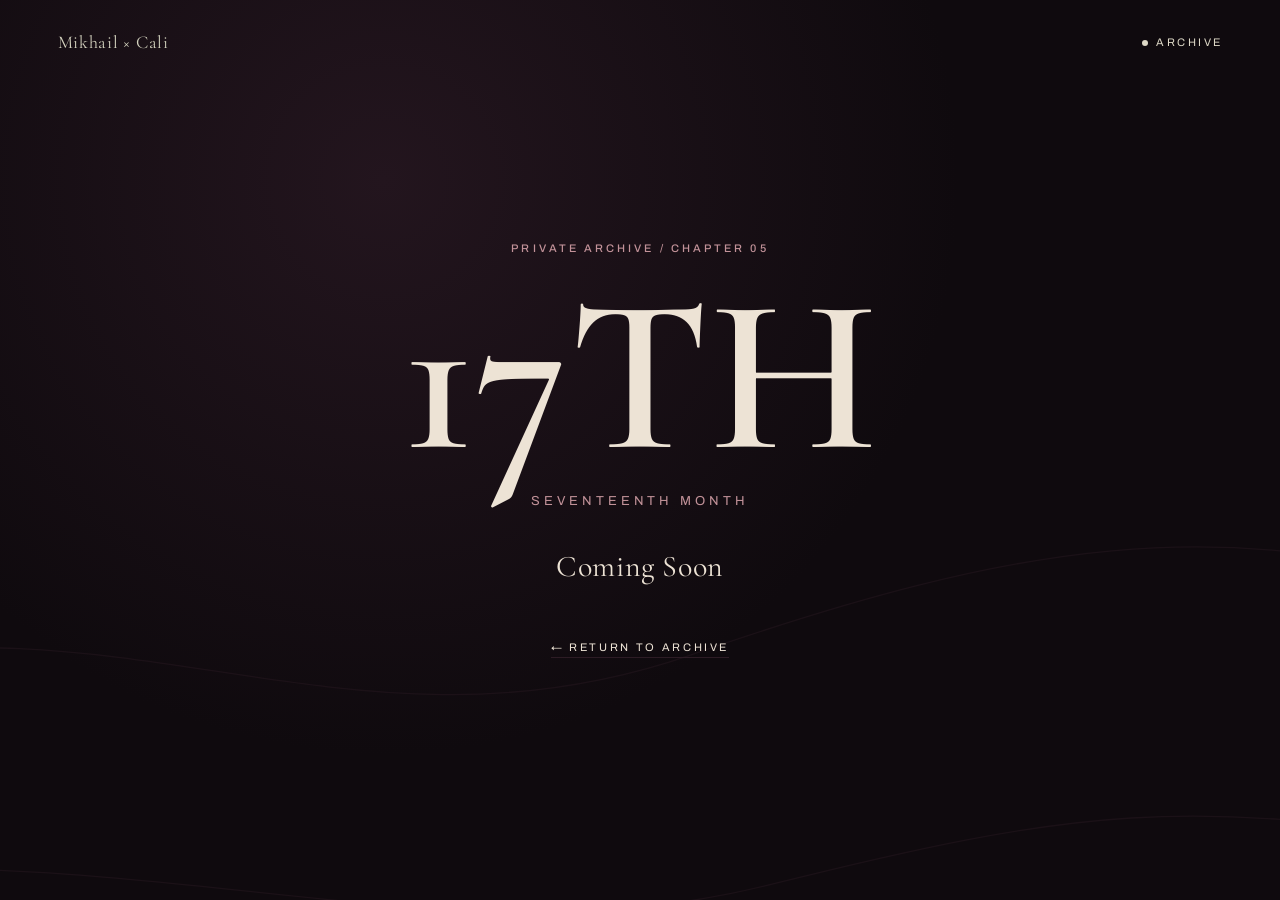
<file: monthsaries/17th/index.html>
<!DOCTYPE html>
<html lang="en">
<head>
  <meta charset="UTF-8">
  <meta name="viewport" content="width=device-width, initial-scale=1">
  <title>17TH — SEVENTEENTH Monthsary | Mikhail × Cali</title>
  <meta name="description" content="Mikhail × Cali — SEVENTEENTH monthsary chapter. Coming soon.">
  <meta name="robots" content="noindex, nofollow">
  <link rel="icon" type="image/svg+xml" href="../../assets/icons/favicon.svg">

  <link rel="preconnect" href="https://fonts.googleapis.com">
  <link rel="preconnect" href="https://fonts.gstatic.com" crossorigin>
  <link rel="preload" as="style" href="https://fonts.googleapis.com/css2?family=Cormorant+Garamond:ital,wght@0,500;0,600;1,500&family=Archivo:wght@400;500;600&display=swap">
  <link rel="stylesheet" href="https://fonts.googleapis.com/css2?family=Cormorant+Garamond:ital,wght@0,500;0,600;1,500&family=Archivo:wght@400;500;600&display=swap">

  <link rel="stylesheet" href="../../style.css">
</head>
<body>
  <header class="site-nav" data-nav>
    <span class="site-nav__mark">Mikhail × Cali</span>
    <div class="site-nav__right">
      <a class="site-nav__link" href="../../index.html#archive">
        <span class="site-nav__dot" aria-hidden="true"></span>&nbsp; Archive
      </a>
    </div>
  </header>

  <main>
    <section class="stub">
      <svg class="stub__contour" viewBox="0 0 1200 900" preserveAspectRatio="xMidYMid slice" aria-hidden="true" focusable="false">
        <path d="M -50 620 C 200 560, 380 700, 640 610 S 1050 500, 1260 560" />
        <path d="M -50 780 C 240 760, 460 850, 700 790 S 1030 720, 1260 760" />
      </svg>

      <span class="eyebrow stub__eyebrow">Private Archive / Chapter 05</span>
      <h1 class="stub__number">17TH</h1>
      <p class="stub__title">SEVENTEENTH Month</p>
      <p class="stub__message">Coming Soon</p>
      <a class="stub__return" href="../../index.html#archive">&larr; Return to Archive</a>
    </section>
  </main>

</body>
</html>
</file>
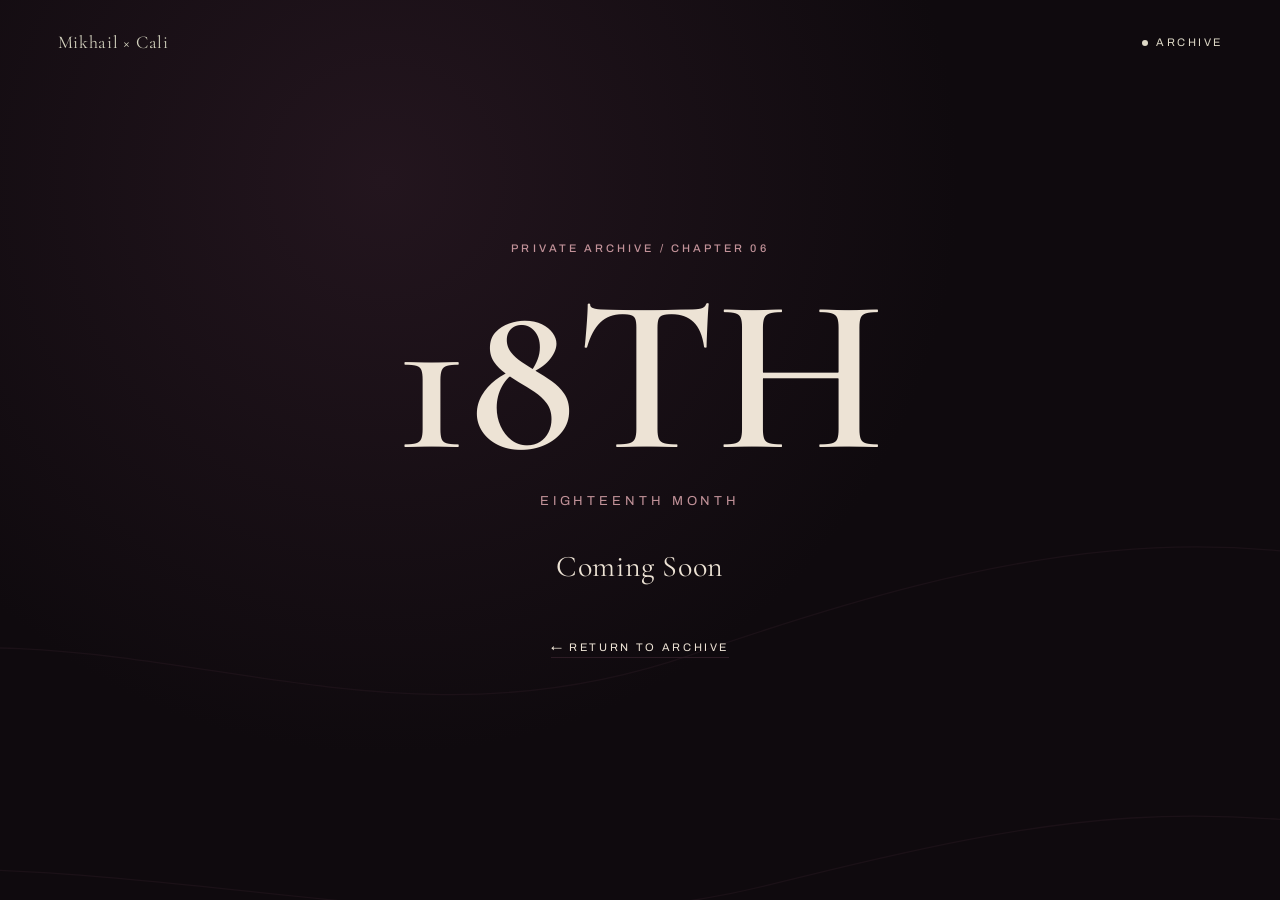
<file: monthsaries/18th/index.html>
<!DOCTYPE html>
<html lang="en">
<head>
  <meta charset="UTF-8">
  <meta name="viewport" content="width=device-width, initial-scale=1">
  <title>18TH — EIGHTEENTH Monthsary | Mikhail × Cali</title>
  <meta name="description" content="Mikhail × Cali — EIGHTEENTH monthsary chapter. Coming soon.">
  <meta name="robots" content="noindex, nofollow">
  <link rel="icon" type="image/svg+xml" href="../../assets/icons/favicon.svg">

  <link rel="preconnect" href="https://fonts.googleapis.com">
  <link rel="preconnect" href="https://fonts.gstatic.com" crossorigin>
  <link rel="preload" as="style" href="https://fonts.googleapis.com/css2?family=Cormorant+Garamond:ital,wght@0,500;0,600;1,500&family=Archivo:wght@400;500;600&display=swap">
  <link rel="stylesheet" href="https://fonts.googleapis.com/css2?family=Cormorant+Garamond:ital,wght@0,500;0,600;1,500&family=Archivo:wght@400;500;600&display=swap">

  <link rel="stylesheet" href="../../style.css">
</head>
<body>
  <header class="site-nav" data-nav>
    <span class="site-nav__mark">Mikhail × Cali</span>
    <div class="site-nav__right">
      <a class="site-nav__link" href="../../index.html#archive">
        <span class="site-nav__dot" aria-hidden="true"></span>&nbsp; Archive
      </a>
    </div>
  </header>

  <main>
    <section class="stub">
      <svg class="stub__contour" viewBox="0 0 1200 900" preserveAspectRatio="xMidYMid slice" aria-hidden="true" focusable="false">
        <path d="M -50 620 C 200 560, 380 700, 640 610 S 1050 500, 1260 560" />
        <path d="M -50 780 C 240 760, 460 850, 700 790 S 1030 720, 1260 760" />
      </svg>

      <span class="eyebrow stub__eyebrow">Private Archive / Chapter 06</span>
      <h1 class="stub__number">18TH</h1>
      <p class="stub__title">EIGHTEENTH Month</p>
      <p class="stub__message">Coming Soon</p>
      <a class="stub__return" href="../../index.html#archive">&larr; Return to Archive</a>
    </section>
  </main>

</body>
</html>
</file>
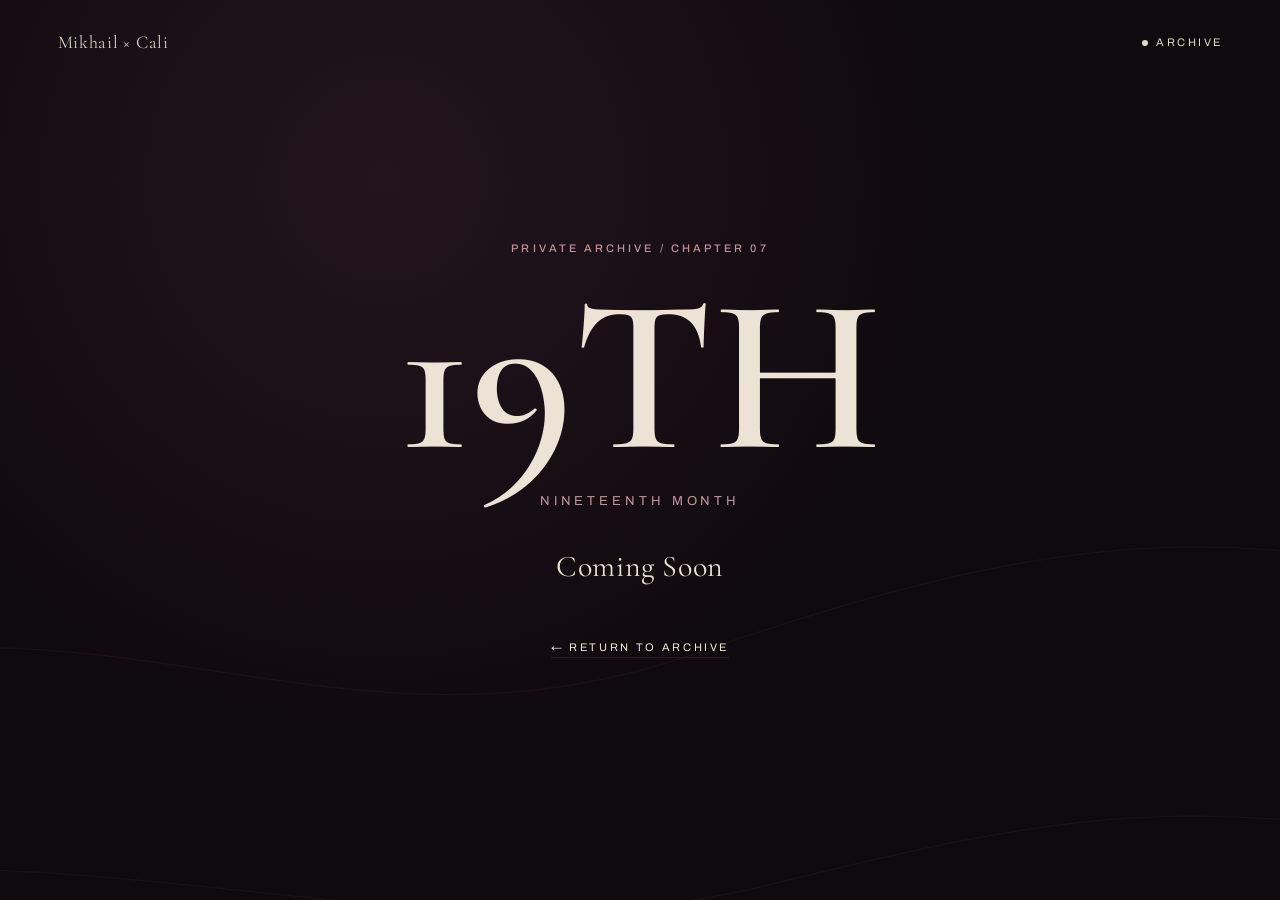
<file: monthsaries/19th/index.html>
<!DOCTYPE html>
<html lang="en">
<head>
  <meta charset="UTF-8">
  <meta name="viewport" content="width=device-width, initial-scale=1">
  <title>19TH — NINETEENTH Monthsary | Mikhail × Cali</title>
  <meta name="description" content="Mikhail × Cali — NINETEENTH monthsary chapter. Coming soon.">
  <meta name="robots" content="noindex, nofollow">
  <link rel="icon" type="image/svg+xml" href="../../assets/icons/favicon.svg">

  <link rel="preconnect" href="https://fonts.googleapis.com">
  <link rel="preconnect" href="https://fonts.gstatic.com" crossorigin>
  <link rel="preload" as="style" href="https://fonts.googleapis.com/css2?family=Cormorant+Garamond:ital,wght@0,500;0,600;1,500&family=Archivo:wght@400;500;600&display=swap">
  <link rel="stylesheet" href="https://fonts.googleapis.com/css2?family=Cormorant+Garamond:ital,wght@0,500;0,600;1,500&family=Archivo:wght@400;500;600&display=swap">

  <link rel="stylesheet" href="../../style.css">
</head>
<body>
  <header class="site-nav" data-nav>
    <span class="site-nav__mark">Mikhail × Cali</span>
    <div class="site-nav__right">
      <a class="site-nav__link" href="../../index.html#archive">
        <span class="site-nav__dot" aria-hidden="true"></span>&nbsp; Archive
      </a>
    </div>
  </header>

  <main>
    <section class="stub">
      <svg class="stub__contour" viewBox="0 0 1200 900" preserveAspectRatio="xMidYMid slice" aria-hidden="true" focusable="false">
        <path d="M -50 620 C 200 560, 380 700, 640 610 S 1050 500, 1260 560" />
        <path d="M -50 780 C 240 760, 460 850, 700 790 S 1030 720, 1260 760" />
      </svg>

      <span class="eyebrow stub__eyebrow">Private Archive / Chapter 07</span>
      <h1 class="stub__number">19TH</h1>
      <p class="stub__title">NINETEENTH Month</p>
      <p class="stub__message">Coming Soon</p>
      <a class="stub__return" href="../../index.html#archive">&larr; Return to Archive</a>
    </section>
  </main>

</body>
</html>
</file>
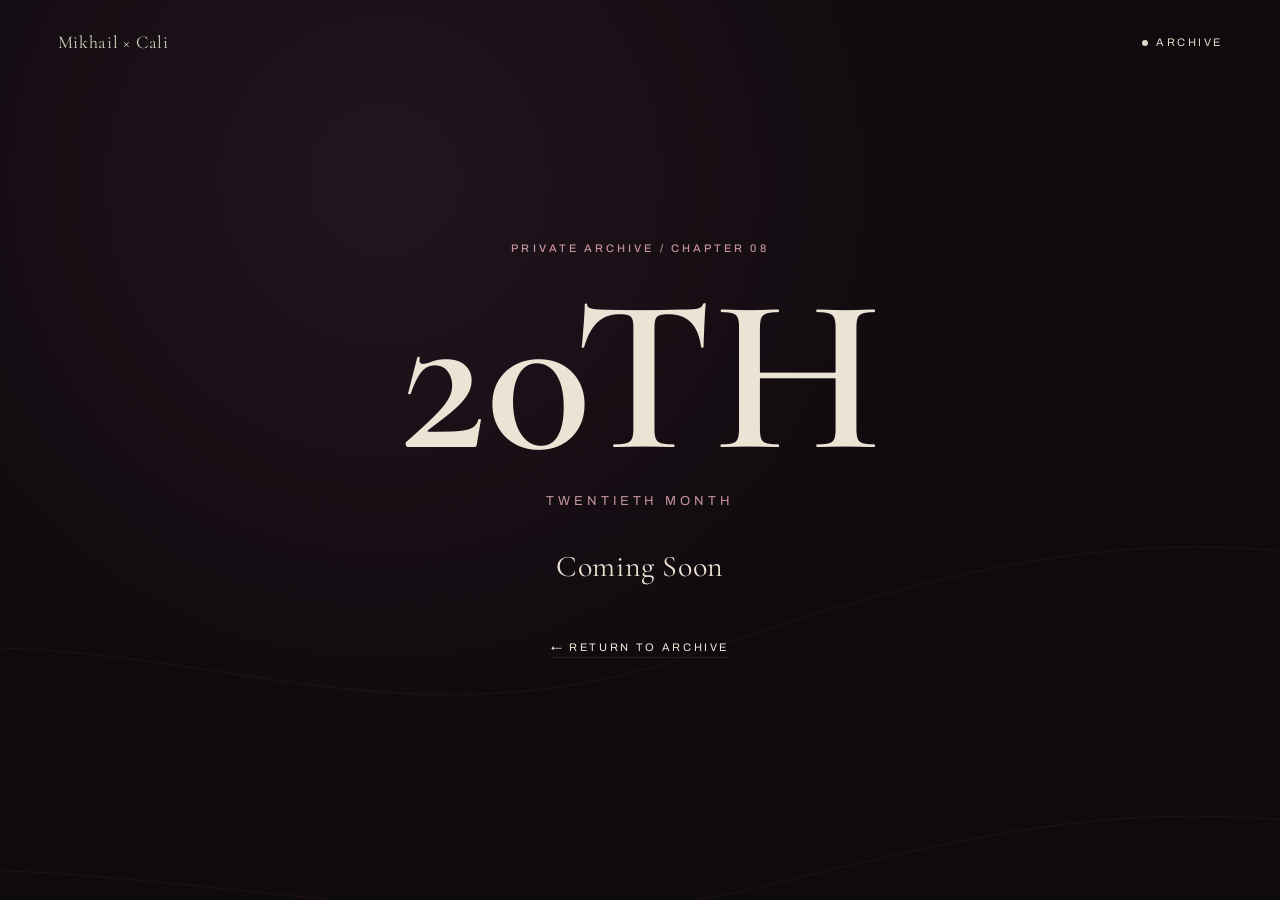
<file: monthsaries/20th/index.html>
<!DOCTYPE html>
<html lang="en">
<head>
  <meta charset="UTF-8">
  <meta name="viewport" content="width=device-width, initial-scale=1">
  <title>20TH — TWENTIETH Monthsary | Mikhail × Cali</title>
  <meta name="description" content="Mikhail × Cali — TWENTIETH monthsary chapter. Coming soon.">
  <meta name="robots" content="noindex, nofollow">
  <link rel="icon" type="image/svg+xml" href="../../assets/icons/favicon.svg">

  <link rel="preconnect" href="https://fonts.googleapis.com">
  <link rel="preconnect" href="https://fonts.gstatic.com" crossorigin>
  <link rel="preload" as="style" href="https://fonts.googleapis.com/css2?family=Cormorant+Garamond:ital,wght@0,500;0,600;1,500&family=Archivo:wght@400;500;600&display=swap">
  <link rel="stylesheet" href="https://fonts.googleapis.com/css2?family=Cormorant+Garamond:ital,wght@0,500;0,600;1,500&family=Archivo:wght@400;500;600&display=swap">

  <link rel="stylesheet" href="../../style.css">
</head>
<body>
  <header class="site-nav" data-nav>
    <span class="site-nav__mark">Mikhail × Cali</span>
    <div class="site-nav__right">
      <a class="site-nav__link" href="../../index.html#archive">
        <span class="site-nav__dot" aria-hidden="true"></span>&nbsp; Archive
      </a>
    </div>
  </header>

  <main>
    <section class="stub">
      <svg class="stub__contour" viewBox="0 0 1200 900" preserveAspectRatio="xMidYMid slice" aria-hidden="true" focusable="false">
        <path d="M -50 620 C 200 560, 380 700, 640 610 S 1050 500, 1260 560" />
        <path d="M -50 780 C 240 760, 460 850, 700 790 S 1030 720, 1260 760" />
      </svg>

      <span class="eyebrow stub__eyebrow">Private Archive / Chapter 08</span>
      <h1 class="stub__number">20TH</h1>
      <p class="stub__title">TWENTIETH Month</p>
      <p class="stub__message">Coming Soon</p>
      <a class="stub__return" href="../../index.html#archive">&larr; Return to Archive</a>
    </section>
  </main>

</body>
</html>
</file>
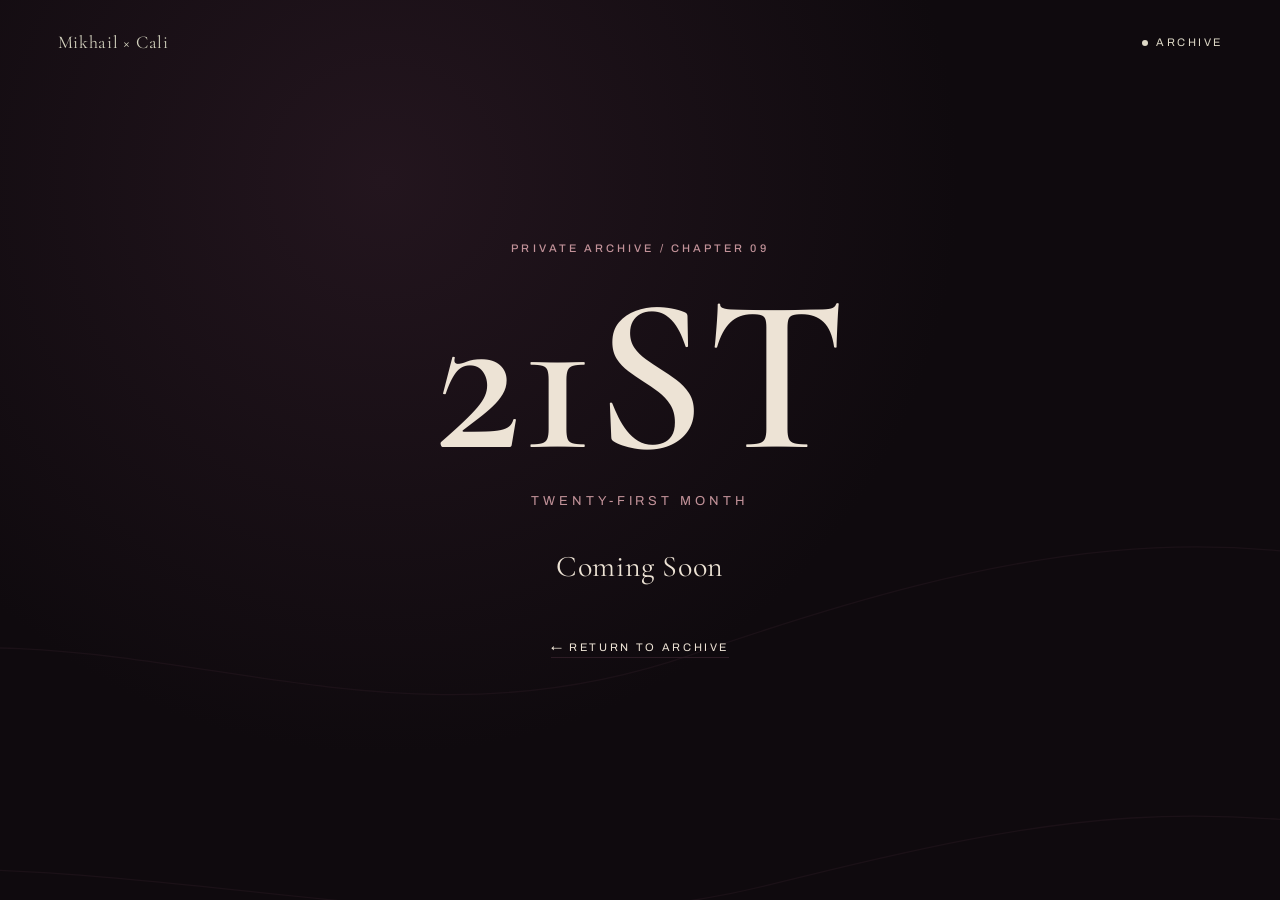
<file: monthsaries/21st/index.html>
<!DOCTYPE html>
<html lang="en">
<head>
  <meta charset="UTF-8">
  <meta name="viewport" content="width=device-width, initial-scale=1">
  <title>21ST — TWENTY-FIRST Monthsary | Mikhail × Cali</title>
  <meta name="description" content="Mikhail × Cali — TWENTY-FIRST monthsary chapter. Coming soon.">
  <meta name="robots" content="noindex, nofollow">
  <link rel="icon" type="image/svg+xml" href="../../assets/icons/favicon.svg">

  <link rel="preconnect" href="https://fonts.googleapis.com">
  <link rel="preconnect" href="https://fonts.gstatic.com" crossorigin>
  <link rel="preload" as="style" href="https://fonts.googleapis.com/css2?family=Cormorant+Garamond:ital,wght@0,500;0,600;1,500&family=Archivo:wght@400;500;600&display=swap">
  <link rel="stylesheet" href="https://fonts.googleapis.com/css2?family=Cormorant+Garamond:ital,wght@0,500;0,600;1,500&family=Archivo:wght@400;500;600&display=swap">

  <link rel="stylesheet" href="../../style.css">
</head>
<body>
  <header class="site-nav" data-nav>
    <span class="site-nav__mark">Mikhail × Cali</span>
    <div class="site-nav__right">
      <a class="site-nav__link" href="../../index.html#archive">
        <span class="site-nav__dot" aria-hidden="true"></span>&nbsp; Archive
      </a>
    </div>
  </header>

  <main>
    <section class="stub">
      <svg class="stub__contour" viewBox="0 0 1200 900" preserveAspectRatio="xMidYMid slice" aria-hidden="true" focusable="false">
        <path d="M -50 620 C 200 560, 380 700, 640 610 S 1050 500, 1260 560" />
        <path d="M -50 780 C 240 760, 460 850, 700 790 S 1030 720, 1260 760" />
      </svg>

      <span class="eyebrow stub__eyebrow">Private Archive / Chapter 09</span>
      <h1 class="stub__number">21ST</h1>
      <p class="stub__title">TWENTY-FIRST Month</p>
      <p class="stub__message">Coming Soon</p>
      <a class="stub__return" href="../../index.html#archive">&larr; Return to Archive</a>
    </section>
  </main>

</body>
</html>
</file>
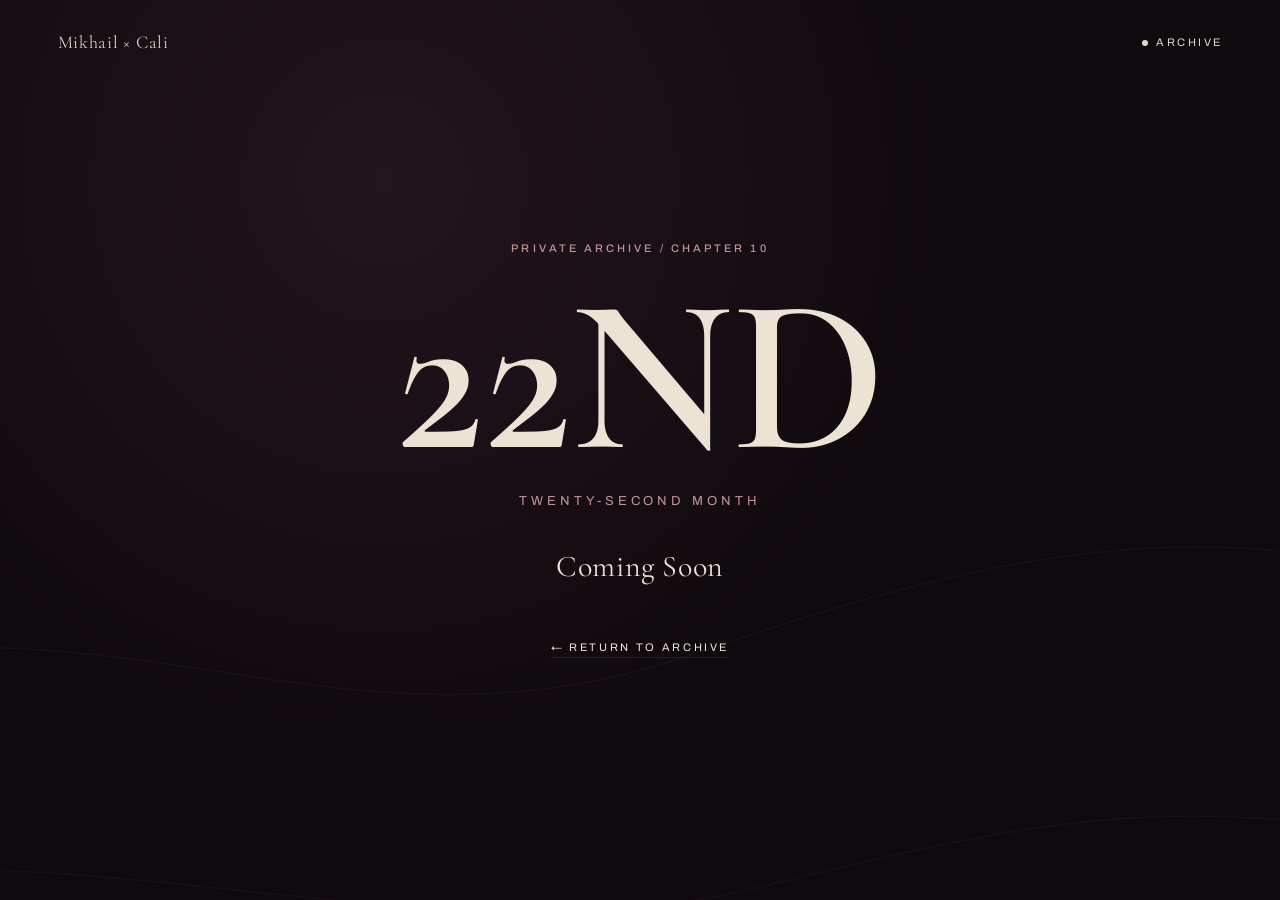
<file: monthsaries/22nd/index.html>
<!DOCTYPE html>
<html lang="en">
<head>
  <meta charset="UTF-8">
  <meta name="viewport" content="width=device-width, initial-scale=1">
  <title>22ND — TWENTY-SECOND Monthsary | Mikhail × Cali</title>
  <meta name="description" content="Mikhail × Cali — TWENTY-SECOND monthsary chapter. Coming soon.">
  <meta name="robots" content="noindex, nofollow">
  <link rel="icon" type="image/svg+xml" href="../../assets/icons/favicon.svg">

  <link rel="preconnect" href="https://fonts.googleapis.com">
  <link rel="preconnect" href="https://fonts.gstatic.com" crossorigin>
  <link rel="preload" as="style" href="https://fonts.googleapis.com/css2?family=Cormorant+Garamond:ital,wght@0,500;0,600;1,500&family=Archivo:wght@400;500;600&display=swap">
  <link rel="stylesheet" href="https://fonts.googleapis.com/css2?family=Cormorant+Garamond:ital,wght@0,500;0,600;1,500&family=Archivo:wght@400;500;600&display=swap">

  <link rel="stylesheet" href="../../style.css">
</head>
<body>
  <header class="site-nav" data-nav>
    <span class="site-nav__mark">Mikhail × Cali</span>
    <div class="site-nav__right">
      <a class="site-nav__link" href="../../index.html#archive">
        <span class="site-nav__dot" aria-hidden="true"></span>&nbsp; Archive
      </a>
    </div>
  </header>

  <main>
    <section class="stub">
      <svg class="stub__contour" viewBox="0 0 1200 900" preserveAspectRatio="xMidYMid slice" aria-hidden="true" focusable="false">
        <path d="M -50 620 C 200 560, 380 700, 640 610 S 1050 500, 1260 560" />
        <path d="M -50 780 C 240 760, 460 850, 700 790 S 1030 720, 1260 760" />
      </svg>

      <span class="eyebrow stub__eyebrow">Private Archive / Chapter 10</span>
      <h1 class="stub__number">22ND</h1>
      <p class="stub__title">TWENTY-SECOND Month</p>
      <p class="stub__message">Coming Soon</p>
      <a class="stub__return" href="../../index.html#archive">&larr; Return to Archive</a>
    </section>
  </main>

</body>
</html>
</file>
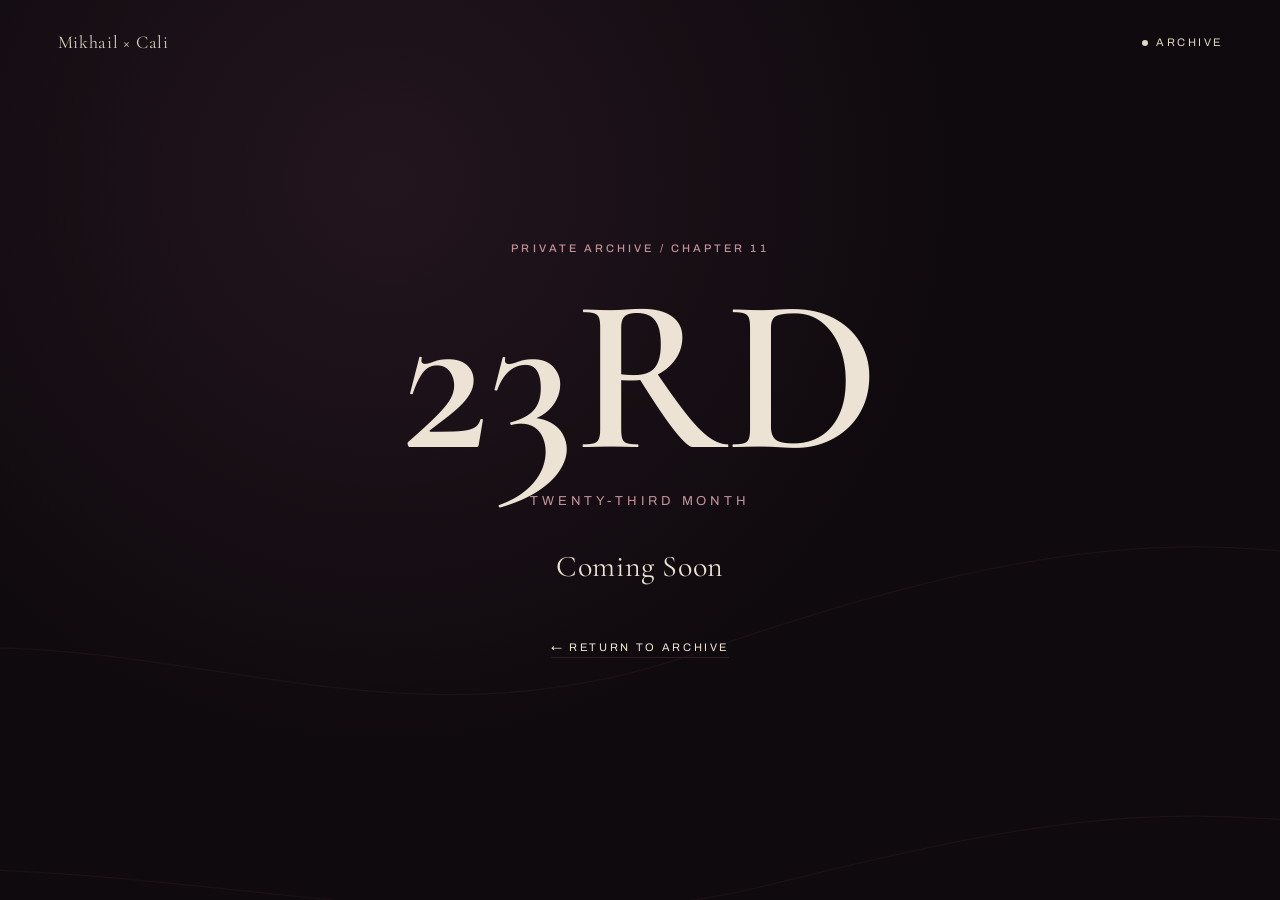
<file: monthsaries/23rd/index.html>
<!DOCTYPE html>
<html lang="en">
<head>
  <meta charset="UTF-8">
  <meta name="viewport" content="width=device-width, initial-scale=1">
  <title>23RD — TWENTY-THIRD Monthsary | Mikhail × Cali</title>
  <meta name="description" content="Mikhail × Cali — TWENTY-THIRD monthsary chapter. Coming soon.">
  <meta name="robots" content="noindex, nofollow">
  <link rel="icon" type="image/svg+xml" href="../../assets/icons/favicon.svg">

  <link rel="preconnect" href="https://fonts.googleapis.com">
  <link rel="preconnect" href="https://fonts.gstatic.com" crossorigin>
  <link rel="preload" as="style" href="https://fonts.googleapis.com/css2?family=Cormorant+Garamond:ital,wght@0,500;0,600;1,500&family=Archivo:wght@400;500;600&display=swap">
  <link rel="stylesheet" href="https://fonts.googleapis.com/css2?family=Cormorant+Garamond:ital,wght@0,500;0,600;1,500&family=Archivo:wght@400;500;600&display=swap">

  <link rel="stylesheet" href="../../style.css">
</head>
<body>
  <header class="site-nav" data-nav>
    <span class="site-nav__mark">Mikhail × Cali</span>
    <div class="site-nav__right">
      <a class="site-nav__link" href="../../index.html#archive">
        <span class="site-nav__dot" aria-hidden="true"></span>&nbsp; Archive
      </a>
    </div>
  </header>

  <main>
    <section class="stub">
      <svg class="stub__contour" viewBox="0 0 1200 900" preserveAspectRatio="xMidYMid slice" aria-hidden="true" focusable="false">
        <path d="M -50 620 C 200 560, 380 700, 640 610 S 1050 500, 1260 560" />
        <path d="M -50 780 C 240 760, 460 850, 700 790 S 1030 720, 1260 760" />
      </svg>

      <span class="eyebrow stub__eyebrow">Private Archive / Chapter 11</span>
      <h1 class="stub__number">23RD</h1>
      <p class="stub__title">TWENTY-THIRD Month</p>
      <p class="stub__message">Coming Soon</p>
      <a class="stub__return" href="../../index.html#archive">&larr; Return to Archive</a>
    </section>
  </main>

</body>
</html>
</file>
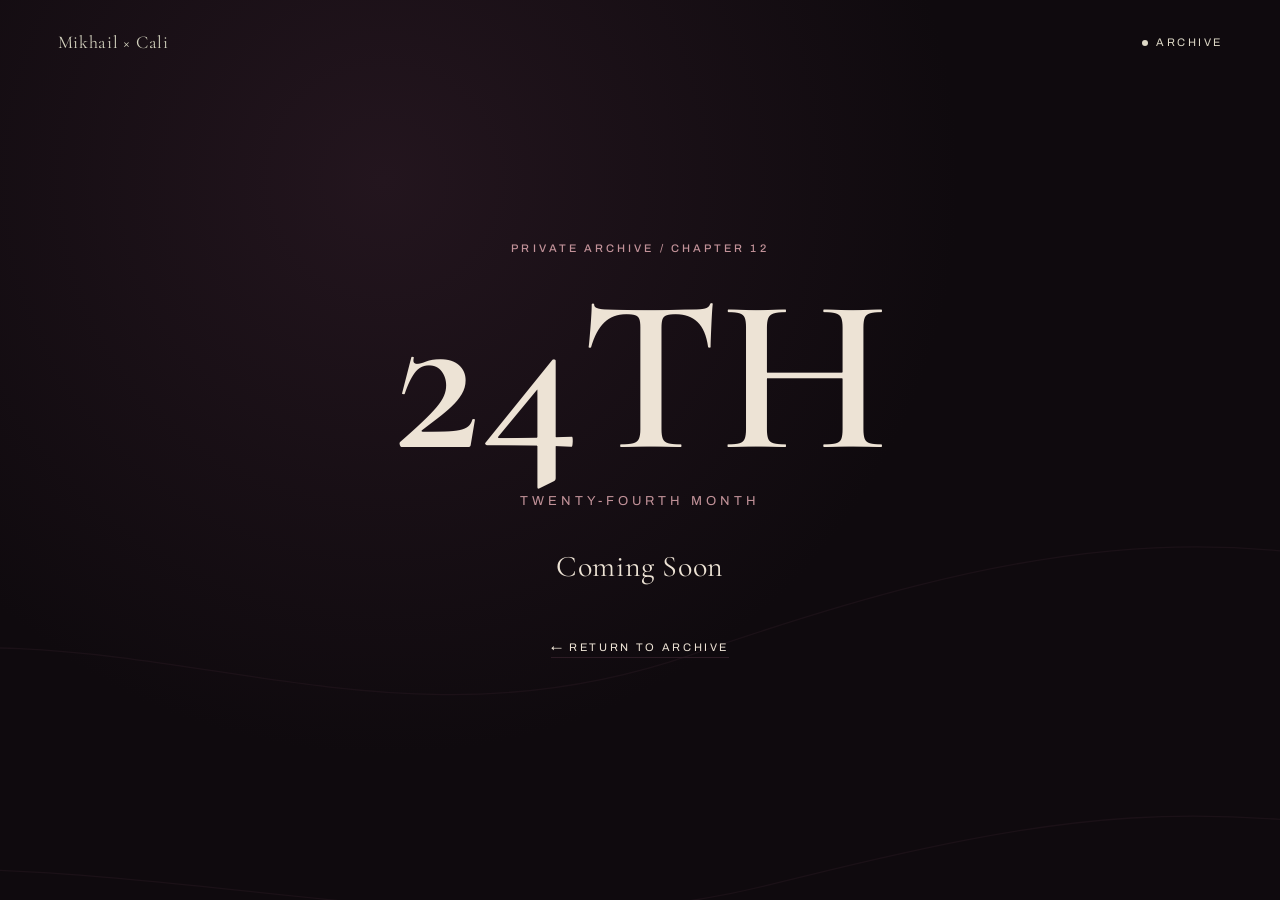
<file: monthsaries/24th/index.html>
<!DOCTYPE html>
<html lang="en">
<head>
  <meta charset="UTF-8">
  <meta name="viewport" content="width=device-width, initial-scale=1">
  <title>24TH — TWENTY-FOURTH Monthsary | Mikhail × Cali</title>
  <meta name="description" content="Mikhail × Cali — TWENTY-FOURTH monthsary chapter. Coming soon.">
  <meta name="robots" content="noindex, nofollow">
  <link rel="icon" type="image/svg+xml" href="../../assets/icons/favicon.svg">

  <link rel="preconnect" href="https://fonts.googleapis.com">
  <link rel="preconnect" href="https://fonts.gstatic.com" crossorigin>
  <link rel="preload" as="style" href="https://fonts.googleapis.com/css2?family=Cormorant+Garamond:ital,wght@0,500;0,600;1,500&family=Archivo:wght@400;500;600&display=swap">
  <link rel="stylesheet" href="https://fonts.googleapis.com/css2?family=Cormorant+Garamond:ital,wght@0,500;0,600;1,500&family=Archivo:wght@400;500;600&display=swap">

  <link rel="stylesheet" href="../../style.css">
</head>
<body>
  <header class="site-nav" data-nav>
    <span class="site-nav__mark">Mikhail × Cali</span>
    <div class="site-nav__right">
      <a class="site-nav__link" href="../../index.html#archive">
        <span class="site-nav__dot" aria-hidden="true"></span>&nbsp; Archive
      </a>
    </div>
  </header>

  <main>
    <section class="stub">
      <svg class="stub__contour" viewBox="0 0 1200 900" preserveAspectRatio="xMidYMid slice" aria-hidden="true" focusable="false">
        <path d="M -50 620 C 200 560, 380 700, 640 610 S 1050 500, 1260 560" />
        <path d="M -50 780 C 240 760, 460 850, 700 790 S 1030 720, 1260 760" />
      </svg>

      <span class="eyebrow stub__eyebrow">Private Archive / Chapter 12</span>
      <h1 class="stub__number">24TH</h1>
      <p class="stub__title">TWENTY-FOURTH Month</p>
      <p class="stub__message">Coming Soon</p>
      <a class="stub__return" href="../../index.html#archive">&larr; Return to Archive</a>
    </section>
  </main>

</body>
</html>
</file>
<file: style.css>
/* =========================================================================
   MIKHAIL × CALI — 13TH – 24TH
   Private monthsary archive. Design system + layout.
   ========================================================================= */

/* ---------- Reset ---------- */
*, *::before, *::after { box-sizing: border-box; }
html, body, h1, h2, h3, h4, p, figure, ul, li { margin: 0; padding: 0; }
ul { list-style: none; }
img { display: block; max-width: 100%; }
a { color: inherit; text-decoration: none; }
button { font: inherit; color: inherit; background: none; border: none; cursor: pointer; }
html { -webkit-text-size-adjust: 100%; }

/* ---------- Design tokens ---------- */
:root {
  /* core palette */
  --bg-base: #0F0A0E;
  --bg-glow: #23151E;
  --text-primary: #EDE3D5;
  --text-muted: #C29299;
  --border-subtle: #2D1C25;
  --accent-active: #E8AFB7;

  /* derived surfaces & effects */
  --surface-glass: rgba(15, 10, 14, 0.8);
  --surface-glass-heavy: rgba(15, 10, 14, 0.92);
  --accent-glow: rgba(232, 175, 183, 0.12);
  --shadow-deep: rgba(15, 10, 14, 0.45);
  --overlay-fade: rgba(15, 10, 14, 0.82);
  --overlay-mid: rgba(15, 10, 14, 0.28);
  --overlay-light: rgba(15, 10, 14, 0.05);

  /* semantic aliases */
  --bg-cover: var(--bg-base);
  --bg-archive: var(--bg-base);
  --text-on-dark: var(--text-primary);
  --text-on-light: var(--text-primary);
  --text-muted-dark: var(--text-muted);
  --text-muted-light: var(--text-muted);
  --hairline-dark: var(--border-subtle);
  --hairline-light: var(--border-subtle);

  /* type */
  --font-display: 'Cormorant Garamond', 'Times New Roman', serif;
  --font-ui: 'Archivo', 'Helvetica Neue', Arial, sans-serif;

  /* motion */
  --ease-luxury: cubic-bezier(0.65, 0, 0.15, 1);
  --ease-out: cubic-bezier(0.16, 1, 0.3, 1);
  --dur-fast: 0.35s;
  --dur-med: 0.7s;
  --dur-slow: 1.2s;

  /* layout */
  --pad: clamp(20px, 4.5vw, 72px);
  --nav-h: 84px;
}

html { scroll-behavior: smooth; }
@media (prefers-reduced-motion: reduce) {
  html { scroll-behavior: auto; }
}

body {
  font-family: var(--font-ui);
  background:
    radial-gradient(circle at 15% 10%, var(--bg-glow) 0%, transparent 45%),
    radial-gradient(circle at 85% 90%, var(--bg-glow) 0%, transparent 50%),
    var(--bg-base);
  color: var(--text-primary);
  -webkit-font-smoothing: antialiased;
  overflow-x: hidden;
}

/* ---------- Focus visibility ---------- */
a:focus-visible,
button:focus-visible {
  outline: 2px solid var(--accent-active);
  outline-offset: 4px;
  border-radius: 2px;
}

/* ---------- Utility type ---------- */
.eyebrow {
  font-family: var(--font-ui);
  font-size: 11px;
  letter-spacing: 0.28em;
  text-transform: uppercase;
  font-weight: 500;
}

/* =========================================================================
   LOADER
   ========================================================================= */
.loader {
  position: fixed;
  inset: 0;
  z-index: 200;
  background: var(--bg-base);
  color: var(--text-primary);
  display: flex;
  flex-direction: column;
  align-items: center;
  justify-content: center;
  gap: 18px;
}
.loader__mark {
  font-family: var(--font-display);
  font-size: clamp(20px, 3vw, 28px);
  letter-spacing: 0.05em;
  font-weight: 500;
}
.loader__range {
  font-family: var(--font-ui);
  font-size: 12px;
  letter-spacing: 0.3em;
  color: var(--text-muted);
}
.loader__bar {
  width: 160px;
  height: 1px;
  background: var(--border-subtle);
  position: relative;
  overflow: hidden;
}
.loader__bar span {
  position: absolute;
  inset: 0;
  width: 0%;
  background: var(--accent-active);
  transform-origin: left;
}
.loader[hidden] { display: none; }

/* =========================================================================
   NAVIGATION
   ========================================================================= */
.site-nav {
  position: fixed;
  top: 0;
  left: 0;
  right: 0;
  z-index: 100;
  height: var(--nav-h);
  display: flex;
  align-items: center;
  justify-content: space-between;
  padding: 0 var(--pad);
  color: var(--text-primary);
  mix-blend-mode: difference;
}
.site-nav__mark {
  font-family: var(--font-display);
  font-size: 18px;
  letter-spacing: 0.04em;
}
.site-nav__right {
  display: flex;
  align-items: center;
  gap: 28px;
}
.site-nav__link {
  font-family: var(--font-ui);
  font-size: 11px;
  letter-spacing: 0.22em;
  text-transform: uppercase;
  transition: color var(--dur-fast) var(--ease-out);
}
.site-nav__dot {
  width: 6px;
  height: 6px;
  border-radius: 50%;
  background: currentColor;
  display: inline-block;
}

/* ---------- Audio toggle (music player) ---------- */
.audio-toggle {
  display: flex;
  align-items: center;
  gap: 10px;
  font-family: var(--font-ui);
  font-size: 11px;
  letter-spacing: 0.22em;
  text-transform: uppercase;
  color: inherit;
  transition: color var(--dur-fast) var(--ease-out);
}
.audio-toggle:hover,
.audio-toggle:focus-visible {
  color: var(--accent-active);
}
.site-nav--solid .audio-toggle {
  color: var(--text-muted);
}
.site-nav--solid .audio-toggle:hover,
.site-nav--solid .audio-toggle:focus-visible {
  color: var(--accent-active);
}

.audio-toggle__bars {
  display: flex;
  align-items: flex-end;
  gap: 2.5px;
  width: 14px;
  height: 12px;
  flex-shrink: 0;
}
.audio-toggle__bars span {
  display: block;
  width: 2px;
  height: 4px;
  background: currentColor;
  border-radius: 1px;
  transform-origin: bottom;
}

/* static "paused" glyph: a small triangle play-mark instead of flat bars */
.audio-toggle:not(.is-playing) .audio-toggle__bars {
  position: relative;
}
.audio-toggle:not(.is-playing) .audio-toggle__bars span { opacity: 0; }
.audio-toggle:not(.is-playing) .audio-toggle__bars::before {
  content: "";
  position: absolute;
  left: 1px;
  top: 50%;
  transform: translateY(-50%);
  border-style: solid;
  border-width: 5px 0 5px 8px;
  border-color: transparent transparent transparent currentColor;
}

/* playing: animated equalizer bars */
.audio-toggle.is-playing .audio-toggle__bars span {
  animation: audio-bar 0.9s ease-in-out infinite;
}
.audio-toggle.is-playing .audio-toggle__bars span:nth-child(1) { animation-delay: -0.6s; }
.audio-toggle.is-playing .audio-toggle__bars span:nth-child(2) { animation-delay: -0.3s; }
.audio-toggle.is-playing .audio-toggle__bars span:nth-child(3) { animation-delay: 0s; }

/* muted (playing but silent, waiting on the unmute gesture): show static
   bars at half height rather than the paused triangle or the animated
   playing state, as a quiet "tap for sound" cue */
.audio-toggle[aria-pressed="true"]:not(.is-playing) .audio-toggle__bars::before {
  content: none;
}
.audio-toggle[aria-pressed="true"]:not(.is-playing) .audio-toggle__bars span {
  opacity: 0.55;
  height: 7px;
}

@keyframes audio-bar {
  0%, 100% { height: 4px; }
  50% { height: 12px; }
}

@media (prefers-reduced-motion: reduce) {
  .audio-toggle.is-playing .audio-toggle__bars span {
    animation: none;
    height: 9px;
  }
}

/* once scrolled past the hero, drop the blend trick for a quiet, legible bar */
.site-nav--solid {
  mix-blend-mode: normal;
  background: var(--surface-glass);
  border-bottom: 1px solid var(--border-subtle);
  backdrop-filter: blur(6px);
  -webkit-backdrop-filter: blur(6px);
  transition: background var(--dur-fast) var(--ease-out);
}

.site-nav--solid .site-nav__link {
  color: var(--text-muted);
}

.site-nav--solid .site-nav__link:hover,
.site-nav--solid .site-nav__link:focus-visible {
  color: var(--accent-active);
}

/* =========================================================================
   HERO
   ========================================================================= */
.hero {
  position: relative;
  min-height: 100svh;
  display: flex;
  flex-direction: column;
  justify-content: flex-end;
  padding: calc(var(--nav-h) + 24px) var(--pad) 88px;
  overflow: hidden;
  background:
    radial-gradient(circle at 20% 15%, var(--bg-glow) 0%, transparent 42%),
    var(--bg-base);
}

.hero__contour {
  position: absolute;
  inset: -10%;
  width: 120%;
  height: 120%;
  z-index: 0;
  opacity: 0.5;
  pointer-events: none;
}
.hero__contour path {
  fill: none;
  stroke: var(--border-subtle);
  stroke-width: 1;
  opacity: 0.55;
}

.hero__bleed {
  position: absolute;
  top: 0;
  right: 0;
  height: 100%;
  width: min(38vw, 480px);
  z-index: 0;
  opacity: 0.85;
  mask-image: linear-gradient(to left, black 55%, transparent 100%);
  -webkit-mask-image: linear-gradient(to left, black 55%, transparent 100%);
}
.hero__bleed img {
  width: 100%;
  height: 100%;
  object-fit: cover;
  filter: grayscale(0.25) brightness(0.75) saturate(0.9);
}

.hero__vertical {
  position: absolute;
  right: 28px;
  top: calc(var(--nav-h) + 40px);
  bottom: 140px;
  display: flex;
  align-items: flex-end;
  z-index: 2;
}
.hero__vertical span {
  writing-mode: vertical-rl;
  transform: rotate(180deg);
  font-family: var(--font-ui);
  font-size: 11px;
  letter-spacing: 0.3em;
  color: var(--text-muted);
  text-transform: uppercase;
}

.hero__content {
  position: relative;
  z-index: 2;
  max-width: 980px;
}
.hero__eyebrow {
  color: var(--text-muted);
  display: block;
  margin-bottom: 18px;
}
.hero__names {
  font-family: var(--font-display);
  font-weight: 500;
  font-size: clamp(28px, 4.2vw, 52px);
  letter-spacing: 0.01em;
  color: var(--text-primary);
  margin-bottom: 4px;
}
.hero__range {
  font-family: var(--font-display);
  font-weight: 600;
  font-size: clamp(76px, 15vw, 220px);
  line-height: 0.88;
  letter-spacing: -0.01em;
  color: var(--text-primary);
}
.hero__range em {
  font-style: normal;
  color: var(--accent-active);
}
.hero__sub {
  margin-top: 22px;
  font-family: var(--font-ui);
  font-size: 13px;
  letter-spacing: 0.2em;
  text-transform: uppercase;
  color: var(--text-muted);
}

.hero__word { display: inline-block; }
.hero__char { display: inline-block; will-change: transform; }

/* =========================================================================
   ARCHIVE SECTION
   ========================================================================= */
.archive {
  position: relative;
  background: var(--bg-base);
  color: var(--text-primary);
  padding: 120px var(--pad) 140px;
}

.archive::before {
  content: "";
  position: absolute;
  inset: 0;
  background: radial-gradient(55% 42% at 50% 0%, var(--bg-glow) 0%, transparent 72%);
  pointer-events: none;
  z-index: 0;
}

.archive__head {
  position: relative;
  z-index: 1;
  display: flex;
  align-items: flex-end;
  justify-content: space-between;
  gap: 24px;
  margin-bottom: 64px;
  border-bottom: 1px solid var(--border-subtle);
  padding-bottom: 28px;
}
.archive__title {
  font-family: var(--font-display);
  font-size: clamp(30px, 4vw, 56px);
  font-weight: 500;
  color: var(--text-primary);
}
.archive__meta {
  font-family: var(--font-ui);
  font-size: 11px;
  letter-spacing: 0.22em;
  text-transform: uppercase;
  color: var(--text-muted);
  text-align: right;
}

/* progress indicator */
.archive__progress {
  position: sticky;
  top: 20px;
  float: right;
  z-index: 5;
  font-family: var(--font-ui);
  font-size: 12px;
  letter-spacing: 0.25em;
  color: var(--text-primary);
  background: var(--surface-glass);
  backdrop-filter: blur(6px);
  -webkit-backdrop-filter: blur(6px);
  padding: 6px 12px;
  border: 1px solid var(--border-subtle);
  margin-bottom: 12px;
}

/* grid */
.archive__grid {
  position: relative;
  z-index: 1;
  display: grid;
  grid-template-columns: repeat(12, 1fr);
  gap: clamp(16px, 2vw, 28px);
}

.archive-card {
  position: relative;
  display: flex;
  flex-direction: column;
  justify-content: flex-end;
  overflow: hidden;
  border: 1px solid var(--border-subtle);
  background: var(--bg-glow);
  min-height: 320px;
  isolation: isolate;
}

/* editorial asymmetric placement, repeats every 6 cards */
.archive-card:nth-child(12n+1) { grid-column: span 5; grid-row: span 2; min-height: 460px; }
.archive-card:nth-child(12n+2) { grid-column: span 7; min-height: 280px; }
.archive-card:nth-child(12n+3) { grid-column: span 4; min-height: 320px; }
.archive-card:nth-child(12n+4) { grid-column: span 4; grid-row: span 2; min-height: 460px; }
.archive-card:nth-child(12n+5) { grid-column: span 4; min-height: 300px; }
.archive-card:nth-child(12n+6) { grid-column: span 8; min-height: 300px; }
.archive-card:nth-child(12n+7) { grid-column: span 8; min-height: 300px; }
.archive-card:nth-child(12n+8) { grid-column: span 4; grid-row: span 2; min-height: 460px; }
.archive-card:nth-child(12n+9) { grid-column: span 4; min-height: 300px; }
.archive-card:nth-child(12n+10) { grid-column: span 5; min-height: 320px; }
.archive-card:nth-child(12n+11) { grid-column: span 7; min-height: 280px; }
.archive-card:nth-child(12n+12) { grid-column: span 12; min-height: 380px; }

.archive-card__img-wrap {
  position: absolute;
  inset: 0;
  z-index: 0;
}
.archive-card__img-wrap img {
  width: 100%;
  height: 100%;
  object-fit: cover;
  transform: scale(1.02);
  transition: transform var(--dur-slow) var(--ease-out);
}
.archive-card__img-wrap::after {
  content: "";
  position: absolute;
  inset: 0;
  background: linear-gradient(to top, var(--overlay-fade) 0%, var(--overlay-mid) 55%, var(--overlay-light) 100%);
}

.archive-card__body {
  position: relative;
  z-index: 1;
  padding: 22px 24px;
  color: var(--text-primary);
  display: flex;
  align-items: flex-end;
  justify-content: space-between;
  gap: 12px;
}
.archive-card__number {
  font-family: var(--font-display);
  font-weight: 600;
  font-size: clamp(40px, 6vw, 84px);
  line-height: 0.9;
  letter-spacing: -0.01em;
}
.archive-card__text {
  text-align: right;
}
.archive-card__label {
  font-family: var(--font-ui);
  font-size: 10px;
  letter-spacing: 0.22em;
  text-transform: uppercase;
  color: var(--text-muted);
  display: block;
  margin-bottom: 6px;
}
.archive-card__title {
  font-family: var(--font-ui);
  font-size: 12px;
  letter-spacing: 0.14em;
  text-transform: uppercase;
  color: var(--text-primary);
}

.archive-card__corner {
  position: absolute;
  z-index: 1;
  top: 18px;
  left: 18px;
  width: 14px;
  height: 14px;
  border-top: 1px solid var(--border-subtle);
  border-left: 1px solid var(--border-subtle);
}

/* hover (desktop, fine pointer, motion allowed — gated further via JS matchMedia) */
@media (hover: hover) and (pointer: fine) {
  .archive-card:hover .archive-card__img-wrap img { transform: scale(1.06); }
}

/* =========================================================================
   FOOTER
   ========================================================================= */
.site-footer {
  background: var(--bg-base);
  color: var(--text-muted);
  padding: 48px var(--pad);
  display: flex;
  align-items: center;
  justify-content: space-between;
  font-family: var(--font-ui);
  font-size: 11px;
  letter-spacing: 0.2em;
  text-transform: uppercase;
}

/* =========================================================================
   CUSTOM CURSOR (desktop, fine pointer only)
   ========================================================================= */
.cursor {
  position: fixed;
  top: 0;
  left: 0;
  width: 44px;
  height: 44px;
  margin: -22px 0 0 -22px;
  border-radius: 50%;
  border: 1px solid var(--accent-active);
  color: var(--text-primary);
  display: flex;
  align-items: center;
  justify-content: center;
  font-family: var(--font-ui);
  font-size: 10px;
  letter-spacing: 0.18em;
  pointer-events: none;
  z-index: 300;
  opacity: 0;
  will-change: transform;
  mix-blend-mode: difference;
}
.cursor--active { opacity: 1; }
.cursor--card { background: var(--accent-active); color: var(--bg-base); mix-blend-mode: normal; }

/* =========================================================================
   TRANSITION SWEEP (card click -> page nav)
   ========================================================================= */
.transition-sweep {
  position: fixed;
  inset: 0;
  z-index: 250;
  background: var(--bg-glow);
  transform: translateY(101%);
  display: flex;
  align-items: center;
  justify-content: center;
  pointer-events: none;
}
.transition-sweep__num {
  font-family: var(--font-display);
  font-weight: 600;
  color: var(--text-primary);
  font-size: clamp(80px, 20vw, 260px);
}

/* =========================================================================
   STUB (MONTHSARY) PAGES
   ========================================================================= */
.stub {
  min-height: 100svh;
  display: flex;
  flex-direction: column;
  align-items: center;
  justify-content: center;
  text-align: center;
  background: var(--bg-base);
  color: var(--text-primary);
  padding: 96px var(--pad);
  position: relative;
  overflow: hidden;
}

.stub::before {
  content: "";
  position: absolute;
  inset: 0;
  background: radial-gradient(circle at 30% 20%, var(--bg-glow) 0%, transparent 50%);
  pointer-events: none;
  z-index: 0;
}
.stub__contour {
  position: absolute;
  inset: -10%;
  width: 120%;
  height: 120%;
  opacity: 0.4;
  pointer-events: none;
}
.stub__contour path {
  fill: none;
  stroke: var(--border-subtle);
  stroke-width: 1;
}
.stub__eyebrow {
  position: relative;
  color: var(--text-muted);
  margin-bottom: 24px;
}
.stub__number {
  position: relative;
  font-family: var(--font-display);
  font-weight: 600;
  font-size: clamp(96px, 18vw, 220px);
  line-height: 0.9;
  color: var(--text-primary);
}
.stub__title {
  position: relative;
  font-family: var(--font-ui);
  font-size: 13px;
  letter-spacing: 0.3em;
  text-transform: uppercase;
  color: var(--text-muted);
  margin-top: 18px;
}
.stub__message {
  position: relative;
  font-family: var(--font-display);
  font-size: clamp(20px, 2.4vw, 30px);
  color: var(--text-primary);
  margin-top: 40px;
  letter-spacing: 0.02em;
}
.stub__return {
  position: relative;
  margin-top: 56px;
  font-family: var(--font-ui);
  font-size: 11px;
  letter-spacing: 0.24em;
  text-transform: uppercase;
  color: var(--text-primary);
  border-bottom: 1px solid var(--border-subtle);
  padding-bottom: 4px;
  transition: color var(--dur-fast) var(--ease-out), border-color var(--dur-fast) var(--ease-out);
}
.stub__return:hover {
  color: var(--accent-active);
  border-color: var(--accent-active);
}

/* simple entrance, no JS required — respects reduced motion via the
   global animation-duration override above */
.stub__eyebrow,
.stub__number,
.stub__title,
.stub__message,
.stub__return {
  animation: stub-in 0.9s cubic-bezier(0.16, 1, 0.3, 1) both;
}
.stub__eyebrow { animation-delay: 0s; }
.stub__number { animation-delay: 0.08s; }
.stub__title { animation-delay: 0.18s; }
.stub__message { animation-delay: 0.3s; }
.stub__return { animation-delay: 0.42s; }

@keyframes stub-in {
  from { opacity: 0; transform: translateY(18px); }
  to { opacity: 1; transform: translateY(0); }
}

/* =========================================================================
   RESPONSIVE
   ========================================================================= */
@media (max-width: 1024px) {
  .hero__bleed { width: min(30vw, 340px); }
  .archive-card:nth-child(12n+1),
  .archive-card:nth-child(12n+4),
  .archive-card:nth-child(12n+8) { min-height: 380px; }
}

@media (max-width: 768px) {
  .site-nav { mix-blend-mode: normal; background: var(--surface-glass); border-bottom: 1px solid var(--border-subtle); backdrop-filter: blur(6px); -webkit-backdrop-filter: blur(6px); }
  .hero { padding-bottom: 64px; }
  .hero__vertical { display: none; }
  .hero__bleed { width: 46vw; opacity: 0.55; }

  .archive { padding: 88px var(--pad) 100px; }
  .archive__head { flex-direction: column; align-items: flex-start; gap: 12px; }
  .archive__meta { text-align: left; }
  .archive__progress { position: static; float: none; margin-bottom: 24px; display: inline-block; }

  .archive__grid { grid-template-columns: 1fr; gap: 20px; }
  .archive-card,
  .archive-card:nth-child(n) {
    grid-column: 1 / -1 !important;
    grid-row: auto !important;
    min-height: 340px !important;
  }
}

@media (max-width: 480px) {
  .hero__range { font-size: clamp(56px, 17vw, 120px); }
  .archive-card__number { font-size: clamp(36px, 12vw, 56px); }
  .audio-toggle__label { display: none; }
  .audio-toggle { gap: 0; padding: 6px; }
}

/* =========================================================================
   REDUCED MOTION
   ========================================================================= */
@media (prefers-reduced-motion: reduce) {
  .cursor { display: none; }
  .archive-card__img-wrap img { transition: none; }
  * { animation-duration: 0.001ms !important; animation-iteration-count: 1 !important; }
}

.js-reduced-motion .cursor { display: none; }
</file>
